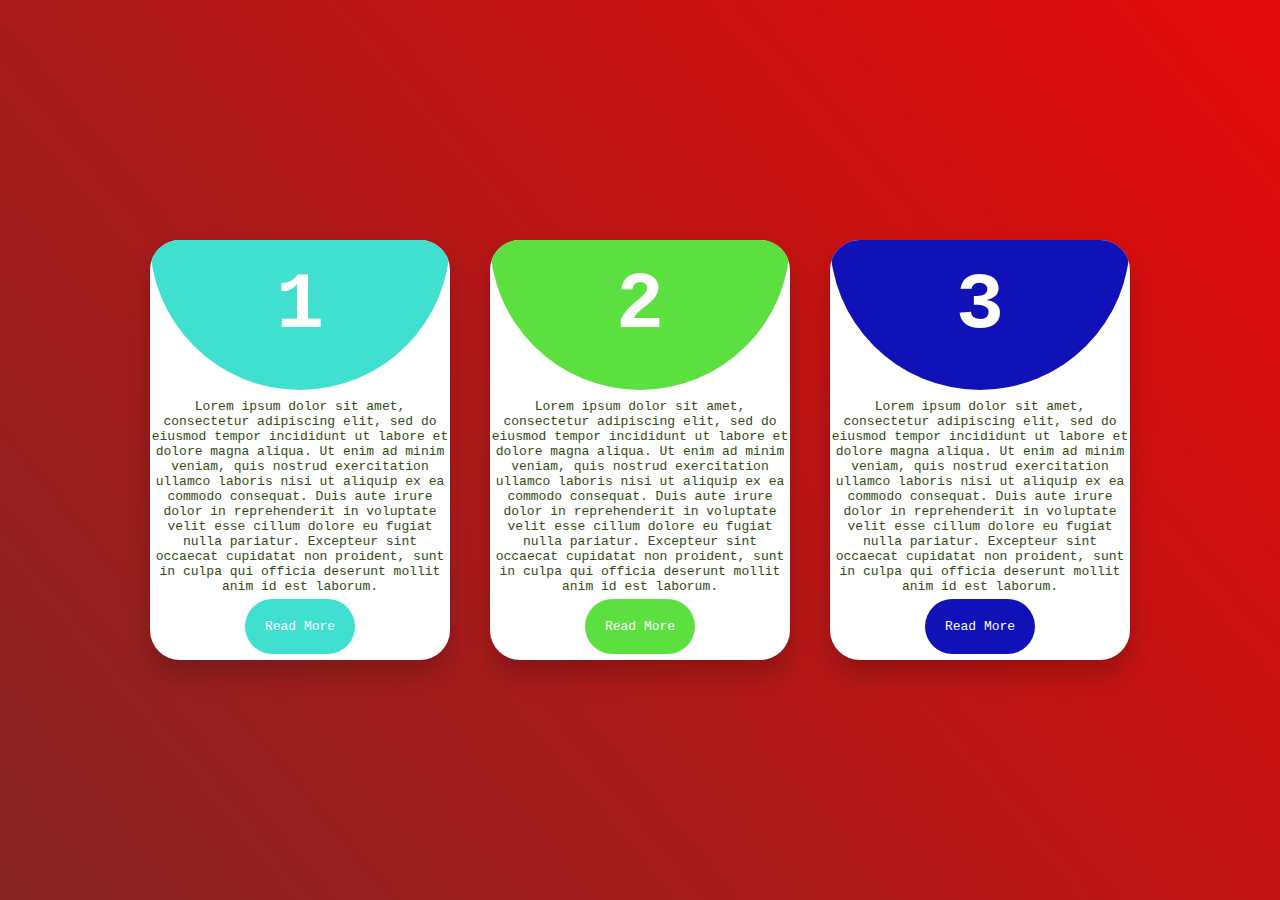
<file: colorful cards/index.html>
<html>



    <head>
    <link rel="stylesheet" href="style.css">
    </head>


    <body>

        <div class="container">
        <div class="card">
            <div class="circle">
                <h2>1</h2>
            </div>
            <div class="content">
                <p>
                    Lorem ipsum dolor sit amet, consectetur adipiscing elit, sed do eiusmod tempor incididunt ut labore et dolore magna aliqua. Ut enim ad minim veniam, quis nostrud exercitation ullamco laboris nisi ut aliquip ex ea commodo consequat. Duis aute irure dolor in reprehenderit in voluptate velit esse cillum dolore eu fugiat nulla pariatur. Excepteur sint occaecat cupidatat non proident, sunt in culpa qui officia deserunt mollit anim id est laborum.
                </p>
                <a href="#">Read More</a>
            </div>
        </div>

        <div class="card">
            <div class="circle">
                <h2>2</h2>
            </div>
            <div class="content">
                <p>
                    Lorem ipsum dolor sit amet, consectetur adipiscing elit, sed do eiusmod tempor incididunt ut labore et dolore magna aliqua. Ut enim ad minim veniam, quis nostrud exercitation ullamco laboris nisi ut aliquip ex ea commodo consequat. Duis aute irure dolor in reprehenderit in voluptate velit esse cillum dolore eu fugiat nulla pariatur. Excepteur sint occaecat cupidatat non proident, sunt in culpa qui officia deserunt mollit anim id est laborum.
                </p>
                <a href="#">Read More</a>
            </div>
        </div>


        <div class="card">
            <div class="circle">
                <h2>3</h2>
            </div>
            <div class="content">
                <p>
                    Lorem ipsum dolor sit amet, consectetur adipiscing elit, sed do eiusmod tempor incididunt ut labore et dolore magna aliqua. Ut enim ad minim veniam, quis nostrud exercitation ullamco laboris nisi ut aliquip ex ea commodo consequat. Duis aute irure dolor in reprehenderit in voluptate velit esse cillum dolore eu fugiat nulla pariatur. Excepteur sint occaecat cupidatat non proident, sunt in culpa qui officia deserunt mollit anim id est laborum.
                </p>
                <a href="#">Read More</a>
            </div>
        </div>

        </div>



    </body>








</html>
</file>
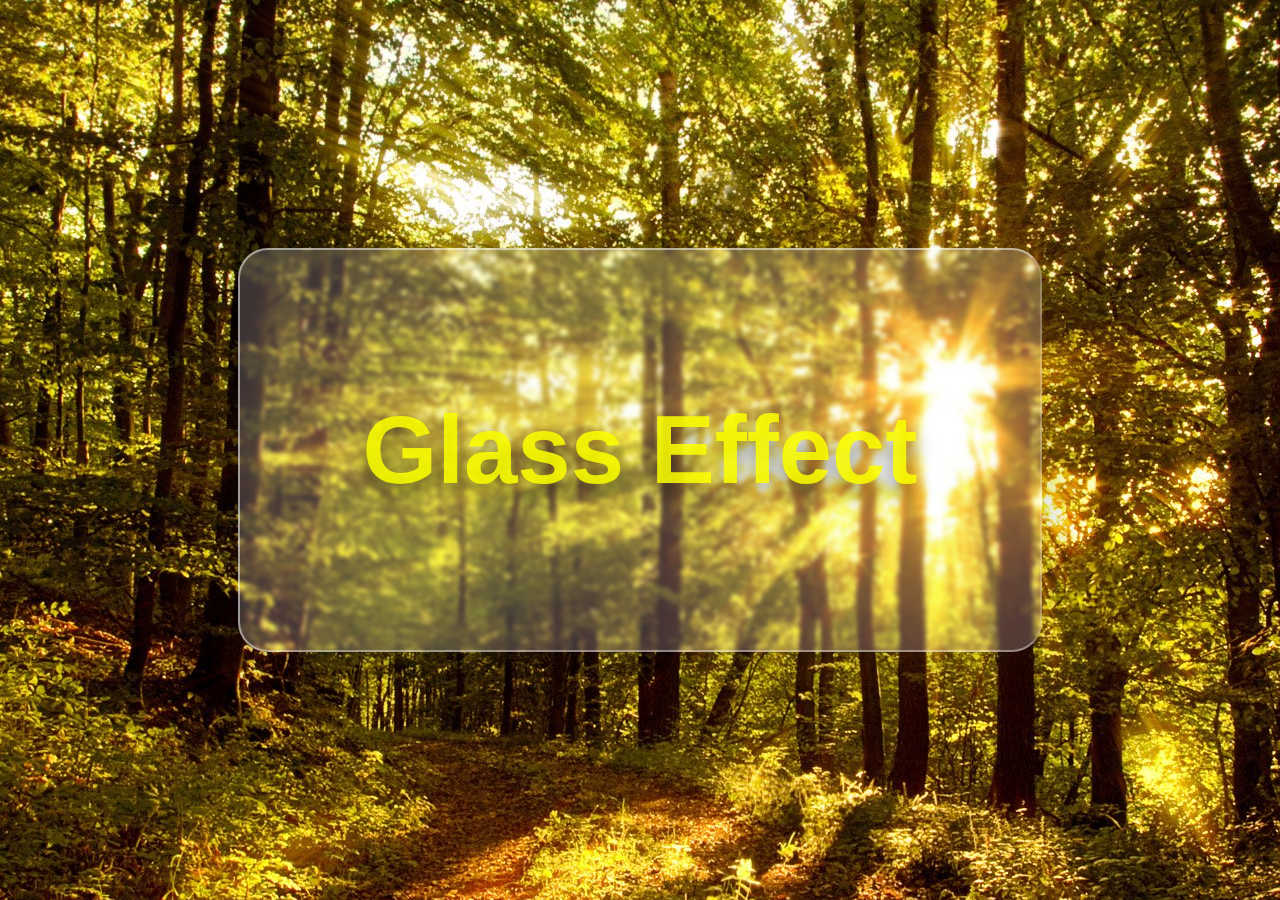
<file: Glass Effect/index.html>
<html>



    <head>

        <meata charset="UTF-8">
        <meta name="viewport" content="width-device=width, initial-scale=1">
        <title>Glass Effect</title>
        <link rel="stylesheet" href="style.css">
    </head>


    <div class="Glass">
        <h2>Glass Effect</h2>

    </div>


    <body>










    </body>








</html>
</file>
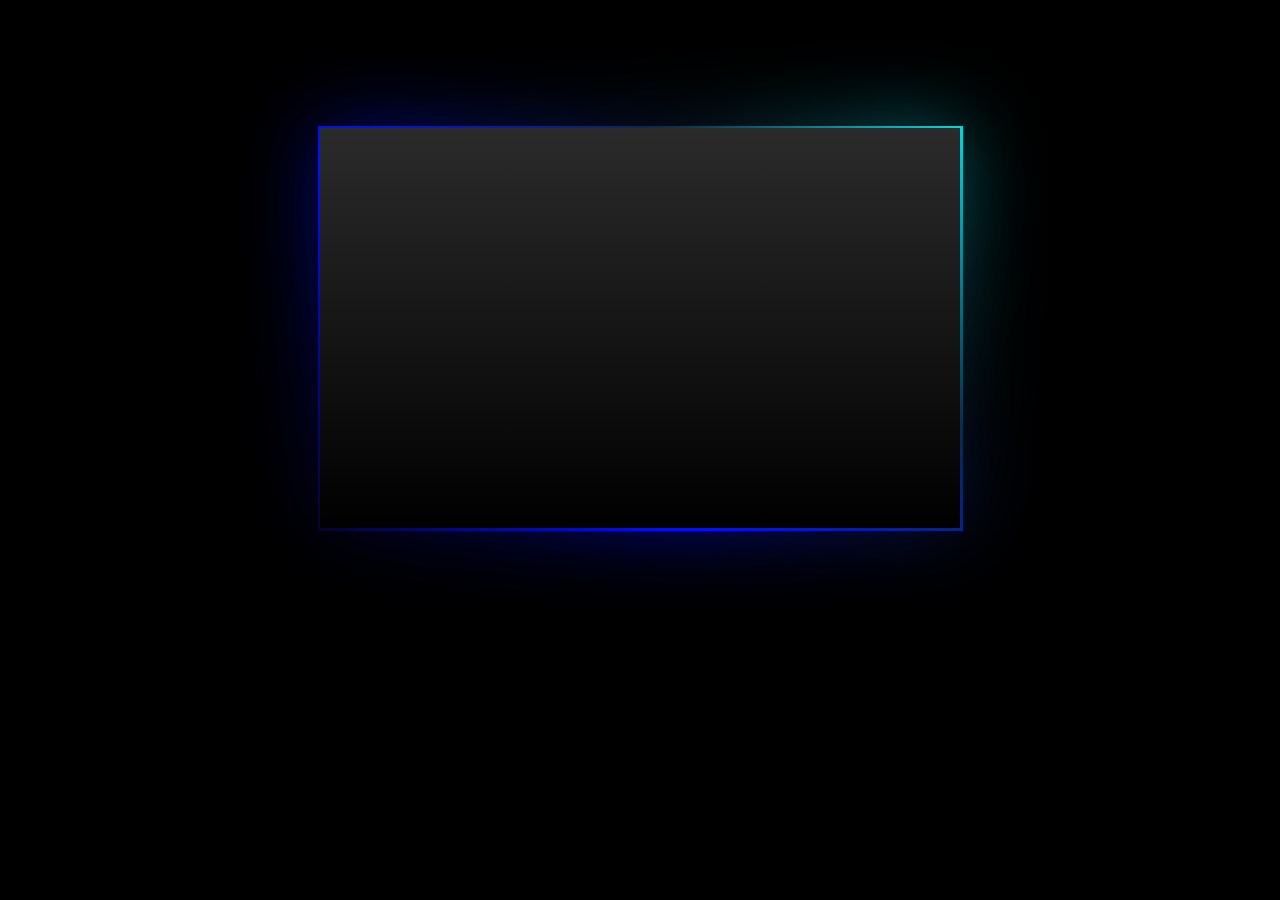
<file: Glowing Box/index.html>
<html lang="en">

<head>
    <meta charset="UTF-8">
    <meta name="viewport" content="width=device-width, initial-scale=1">
    <link rel="stylesheet" href="style.css">
    <title>Glowing Box</title>
</head>


    <body>
        <div class="box">
            <div class="glow">

            </div>

        </div>
    </body>















</html>
</file>
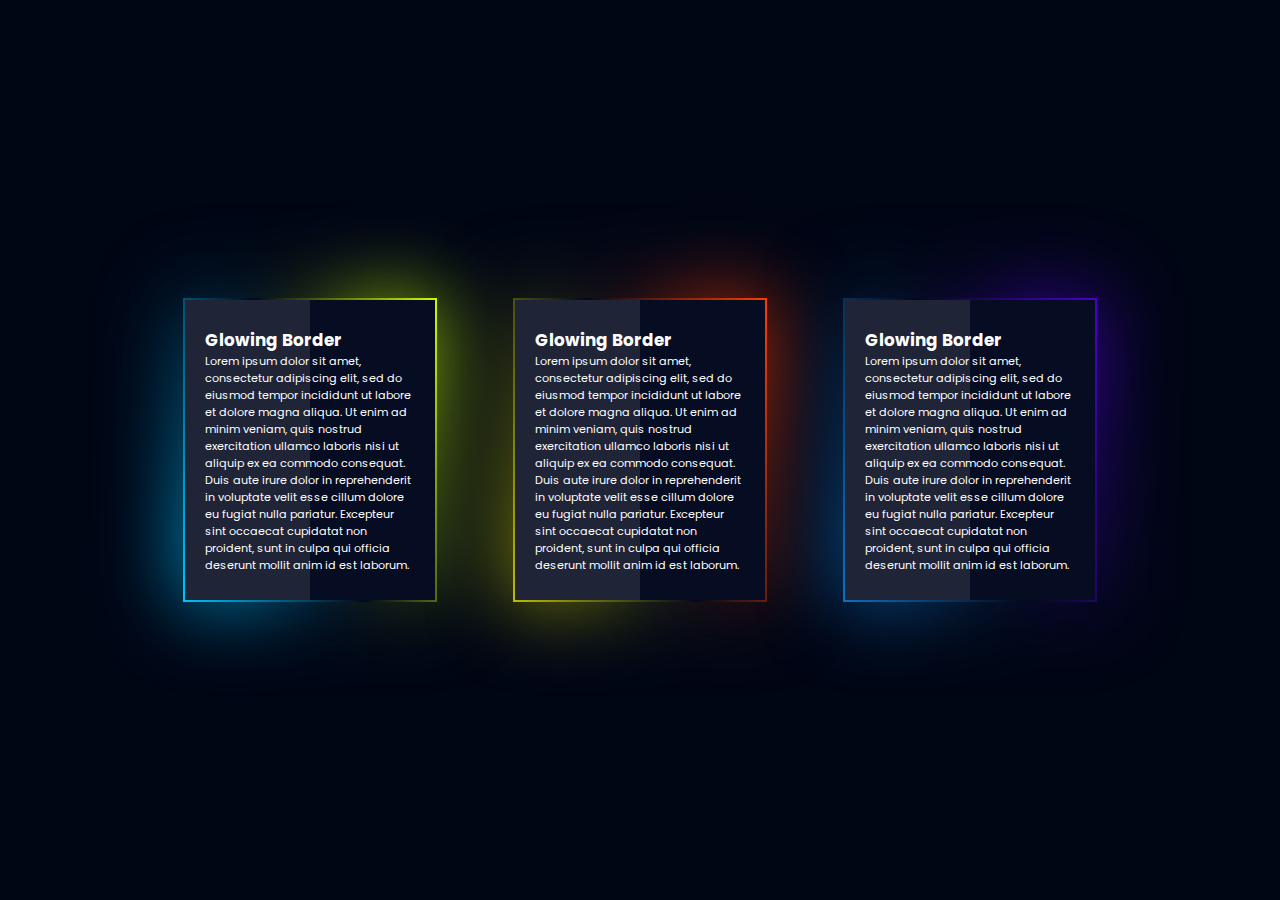
<file: Glowing Boxes/index.html>
<html>

    <head>
        <meta name="viewport" content="width=device-width, initial-scale=1">
        <title>Glowing Boxes</title>
        <link rel="stylesheet" type="text/css" href="style.css">
    </head>



    <body>
        <div class="box">
            <div class="glass"></div>
                <div class="content">
                    <h2>Glowing Border</h2>
                    <p>
                        Lorem ipsum dolor sit amet, consectetur adipiscing elit, sed do eiusmod tempor incididunt ut labore et dolore magna aliqua. Ut enim ad minim veniam, quis nostrud exercitation ullamco laboris nisi ut aliquip ex ea commodo consequat. Duis aute irure dolor in reprehenderit in voluptate velit esse cillum dolore eu fugiat nulla pariatur. Excepteur sint occaecat cupidatat non proident, sunt in culpa qui officia deserunt mollit anim id est laborum.
                    </p>
                </div>
        </div>


        <div class="box">
            <div class="glass"></div>
                <div class="content">
                    <h2>Glowing Border</h2>
                    <p>
                        Lorem ipsum dolor sit amet, consectetur adipiscing elit, sed do eiusmod tempor incididunt ut labore et dolore magna aliqua. Ut enim ad minim veniam, quis nostrud exercitation ullamco laboris nisi ut aliquip ex ea commodo consequat. Duis aute irure dolor in reprehenderit in voluptate velit esse cillum dolore eu fugiat nulla pariatur. Excepteur sint occaecat cupidatat non proident, sunt in culpa qui officia deserunt mollit anim id est laborum.
                    </p>
                </div>
        </div>




        <div class="box">
            <div class="glass"></div>
                <div class="content">
                    <h2>Glowing Border</h2>
                    <p>
                        Lorem ipsum dolor sit amet, consectetur adipiscing elit, sed do eiusmod tempor incididunt ut labore et dolore magna aliqua. Ut enim ad minim veniam, quis nostrud exercitation ullamco laboris nisi ut aliquip ex ea commodo consequat. Duis aute irure dolor in reprehenderit in voluptate velit esse cillum dolore eu fugiat nulla pariatur. Excepteur sint occaecat cupidatat non proident, sunt in culpa qui officia deserunt mollit anim id est laborum.
                    </p>
                </div>
        </div>

    </body>













</html>
</file>
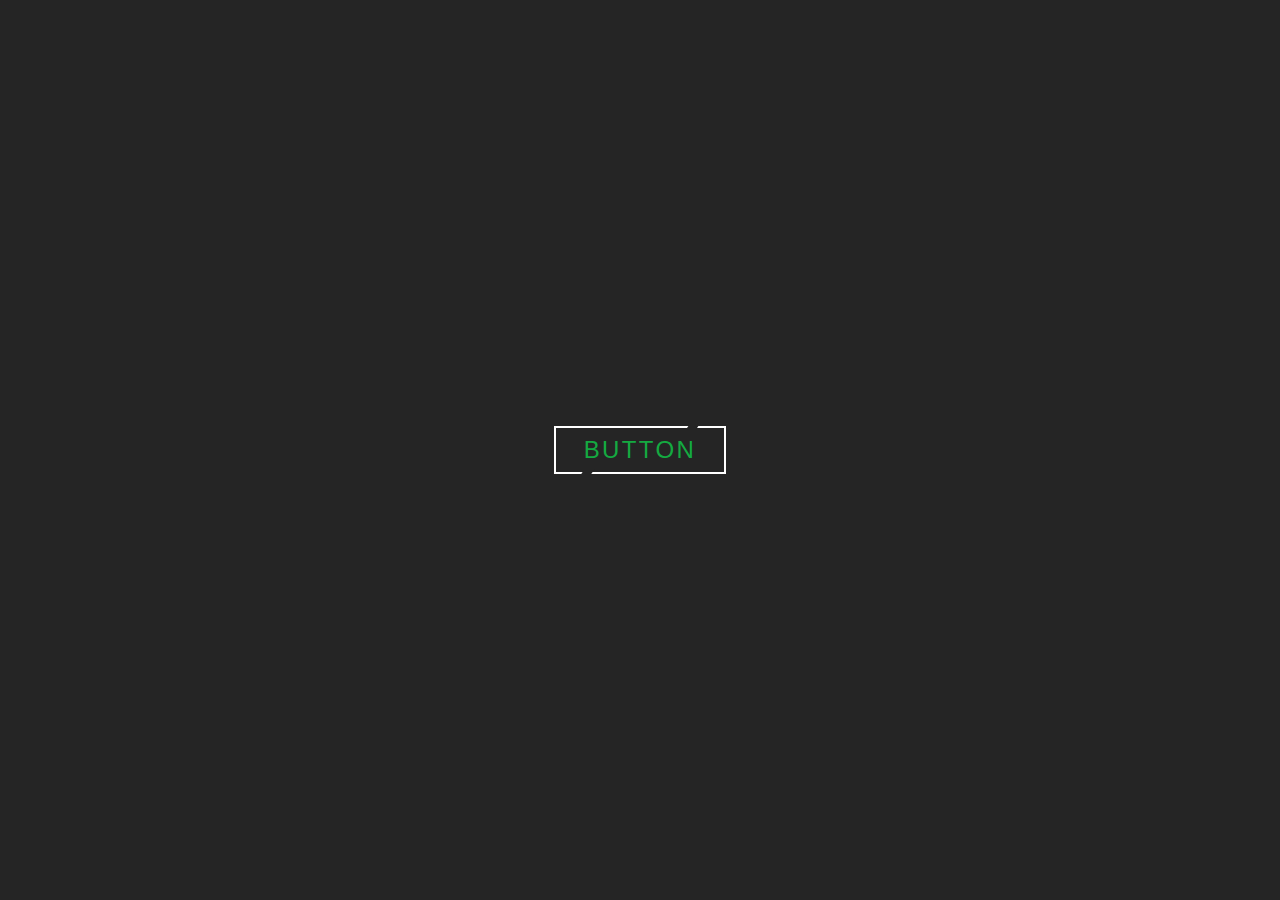
<file: hover effect button/index.html>
<html lang="en">
<head>
    <meta charset="UTF-8">
    <meta name="viewport" content="width=device-width, initial-scale=1">
    <link rel="stylesheet" href="style.css">
    <title>Glowing Button</title>
</head>







<body>
    
</body>


    <a href="#" style="--clr:#14aa41"><span>Button</span><i></i></a>




</html>
</file>
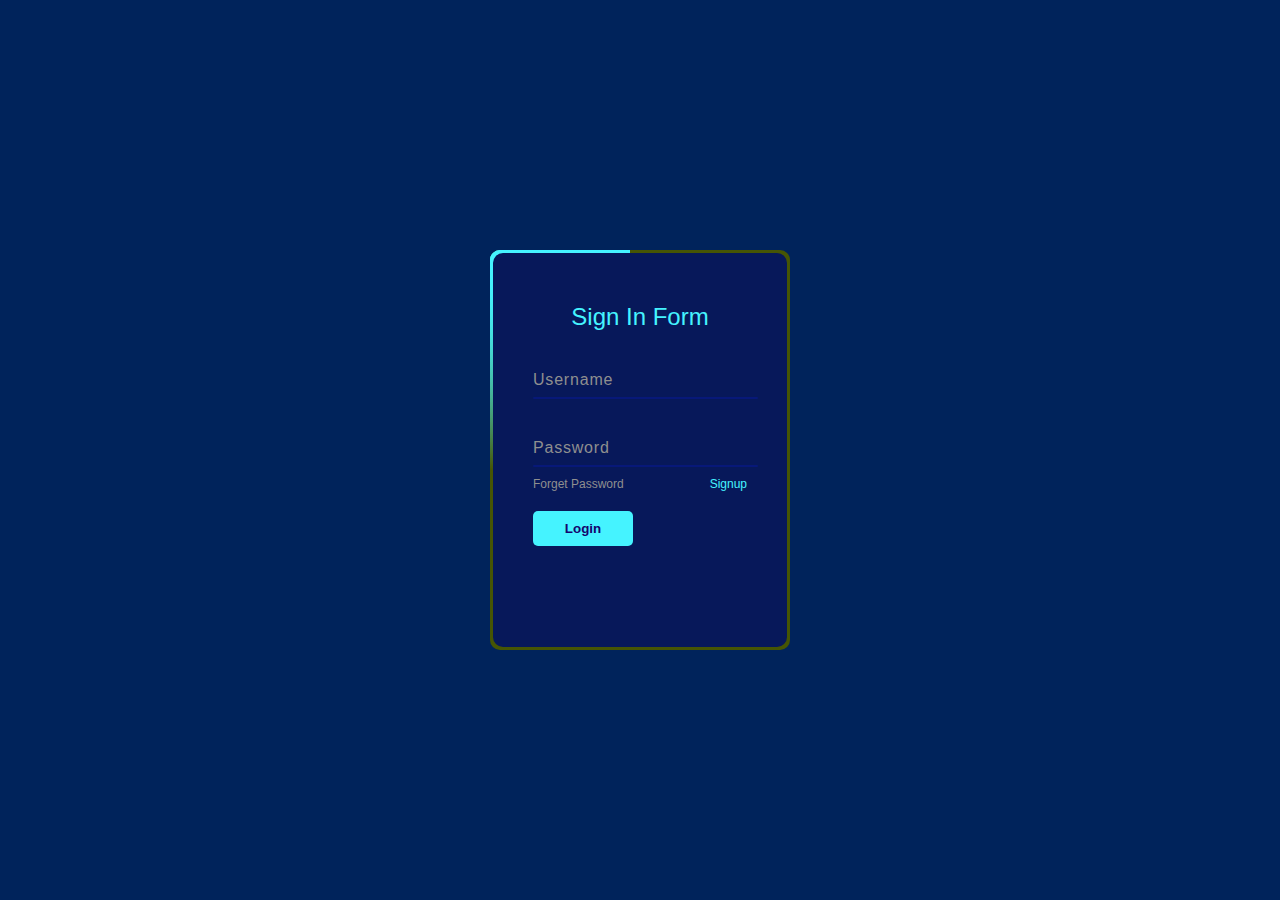
<file: login form with animation/index.html>
<!DOCTYPE html>
<html lang="en">
<head>
    <meta charset="UTF-8" />
    <meta name="viewport" content="width=device-width, initial-scale=1" />
     <link rel="stylesheet" href="./style.css" />
     <title>Login Form</title>

</head>


<body>
    
    <div class="box">
        <div class="form">
            <h2>Sign In Form</h2>
            <div class="inputBox">
                <input type="text" required>
                <span>Username</span>
                <i></i>
            </div>
            <div class="inputBox">
                <input type="password" required>
                <span>Password</span>
                <i></i>
            </div>
            <div class="links">
                <a href="#">Forget Password</a>
                <a href="#">Signup</a>
            </div>
            <input type="submit" value="Login">
        </div>
    </div>












</body>









</html>
</file>
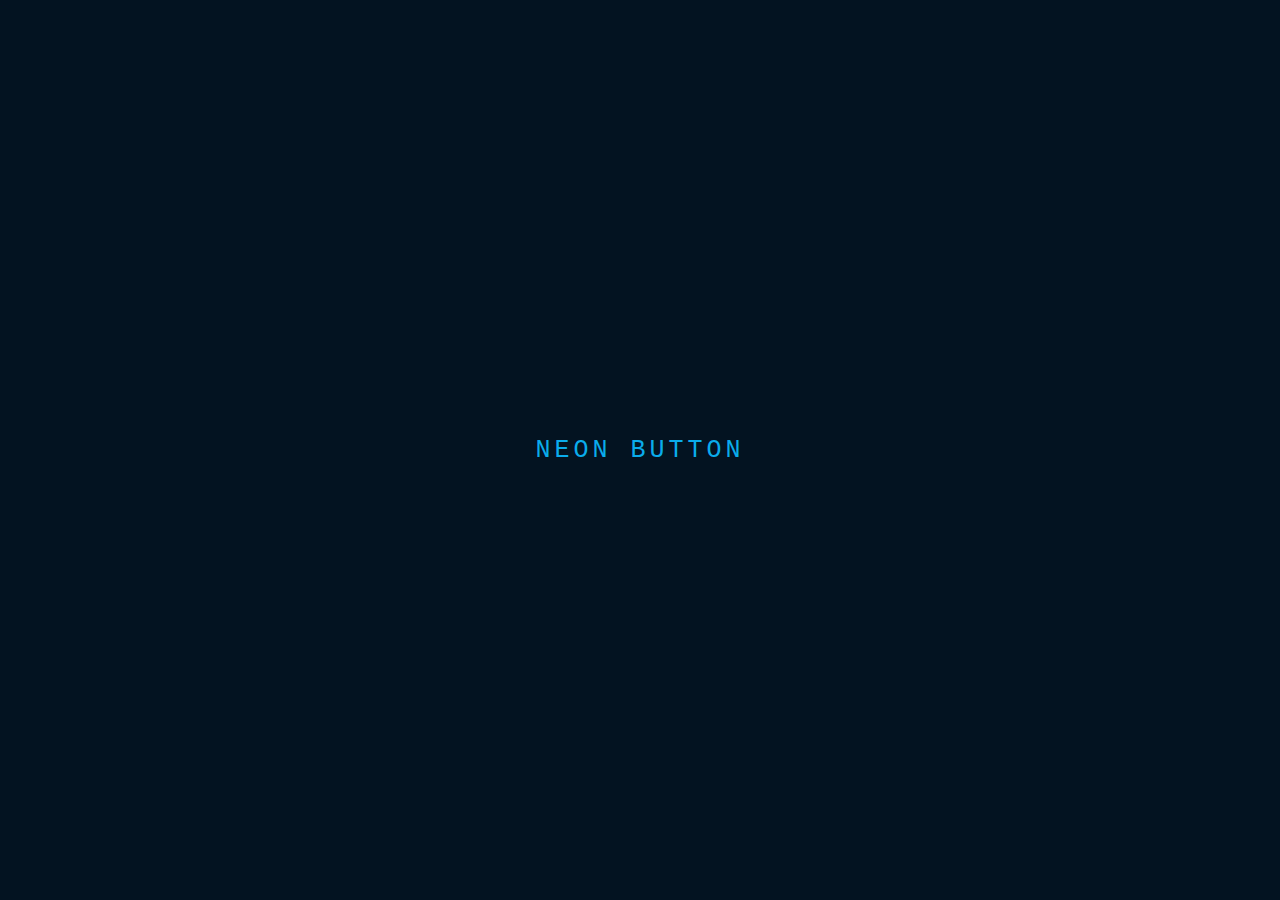
<file: Neon Button/index.html>
<html>

    <head>
        <title>Neon Light Button</title>

        <Link rel="stylesheet" type="text/css" href="style.css">

    </head>







    <body>

        <a href="#">
            <span></span>
            <span></span>
            <span></span>
            <span></span>
            Neon Button
        </a>



    </body>





</html>
</file>
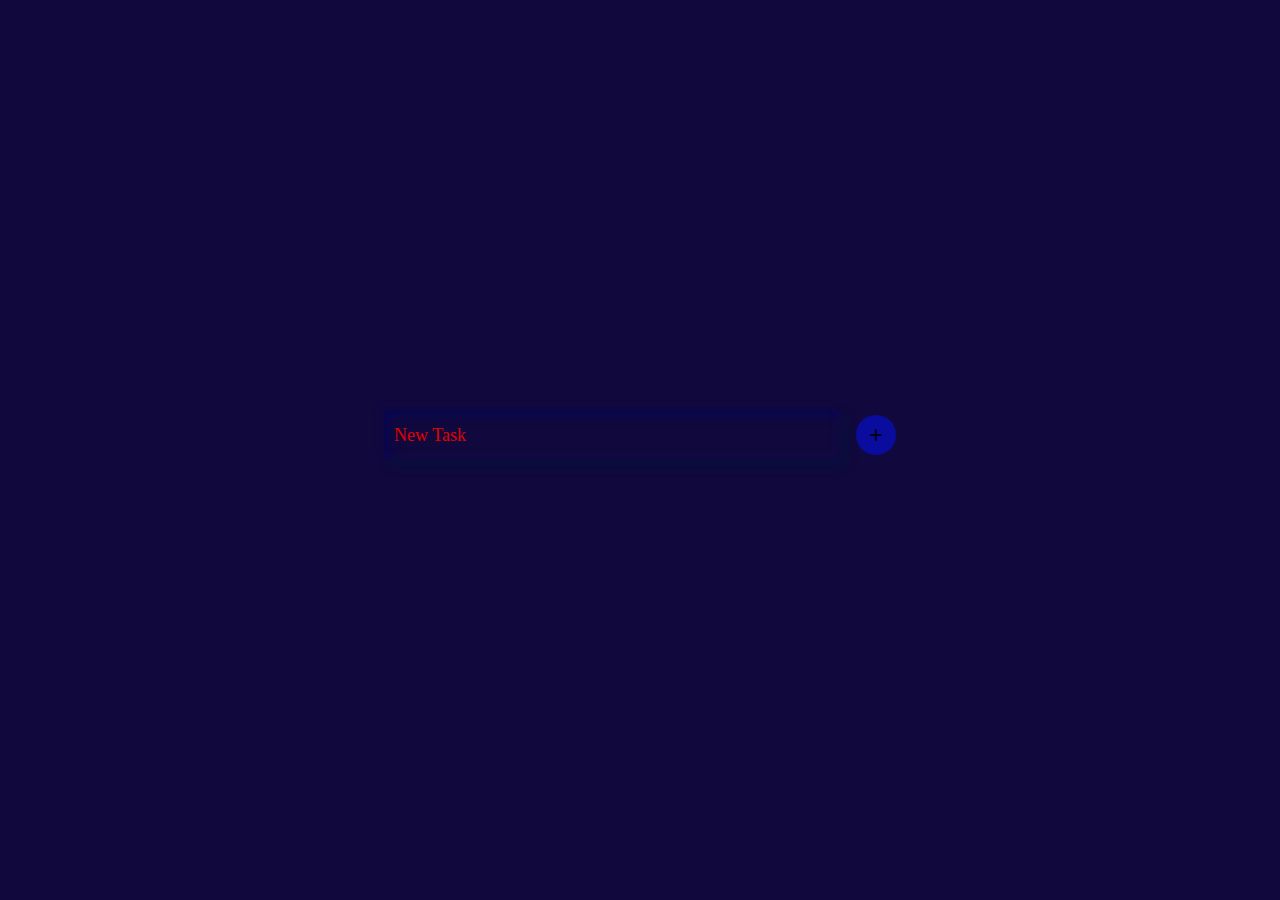
<file: todo-list/index.html>
<!DOCTYPE html>
<html>
<head>
    <meta charset="utf-8">
    <meta name="viewport" content="width=device-width, initial-scale=1, shrink-to-fit=no">
    <title>Todo List</title>
    <link rel="stylesheet" type="text/css" href="style.css">
    <link href="https://fonts.googleapis.com/icon?family=Material+Icons" rel="stylesheet">

    <script src="https://ajax.googleapis.com/ajax/libs/jquery/3.6.3/jquery.min.js"></script>
    
    <script>
        $(document).ready(function(){
            var count = 0;
            $(".add").click(function(){
                var inputVal = $(".inputTxt").val();
                if (inputVal != '') {
                    count ++;
                    $(".todo-list").append('<li><div class="list-materials"><input type="checkbox" id="checked-'+count+'"><label for="checked-'+count+'"></label><span>'+inputVal+'</span></div><span class="removed"><i class="material-icons">delete</i></span></li>');
                }
                $(".inputTxt").val('');
            });

            $(document).on('change', 'input[type="checkbox"]', function(){
                if($(this).is(':checked')) {
                    $(this).closest("li").children(".removed").addClass("active");
                } else {
                    $(this).closest("li").children(".removed").addClass("active");
                }
            });

            $(document).on('click', '.removed', function(){
                $(this).parent().remove();
            });
        });
    </script>

</head>

    <body>
        <div class="container">
            <div class="input">
                <input type="text" class="inputTxt" placeholder="New Task">
                <div class="add"><i class="material-icons">add</i></div>
            </div>
            <ul class="todo-list">
            </ul>
        </div>

    </body>

</html>
</file>
<file: colorful cards/style.css>
* {
    margin: 0;
    padding: 0;
    box-sizing: border-box;
    font-family: 'Courier New', Courier, monospace;
}

body {
    display: flex;
    justify-content: center;
    align-items: center;
    min-height: 100vh;
    background: linear-gradient(50deg, #862424, #e60a0a);
}

.container {
    background-attachment: fixed;
    position: relative;
    width: 1100px;
    padding: 20px;
    display: flex;
    justify-content: center;
    align-items: center;
    flex-wrap: wrap;
}

.container .card {
    position: relative;
    width: 300px;
    height: 420px;
    background-color: #fff;
    margin: 20px;
    border-radius: 30px;
    overflow: hidden;
    box-shadow: 0 15px 25px rgba(0, 0, 0, 0.2);
    transition: 2s;
}

.container .card .circle {
    position: relative;
    width: 100%;
    height: 100%;
    background: #000;
    clip-path: circle(150px at center 0);
    text-align: center;
}

.container .card .circle h2 {
    color: #fff;
    font-size: 5rem;
    padding: 20px 0;
}

.container .card .content {
    position: absolute;
    bottom: 1px;    
    padding-bottom: 50px;
    text-align: center;
    font-size: small;
}

.container .card .content p {
    color: #2f4b0f;
}

.container .card .content a {
    position: relative;
    top: 25px;
    display: inline;   
    padding: 20px 20px;
    background: #000;
    border-radius: 40px;
    text-decoration: none;
    margin-top: 10px;
    color: #fff;
}

.container .card:nth-child(1) .circle,
.container .card:nth-child(1) .content a {
    background: #40e0d0;
}

.container .card:nth-child(2) .circle,
.container .card:nth-child(2) .content a {
    background: #5be040;
    
}

.container .card:nth-child(3) .circle,
.container .card:nth-child(3) .content a {
    background: #1012b8;
}
.container .card:nth-child(1) .circle:hover,
.container .card:nth-child(1) .content a:hover {
    background: #10443f;
}
.container .card:nth-child(2) .circle:hover,
.container .card:nth-child(2) .content a:hover {
    background: #134209;
    
}

.container .card:nth-child(3) .circle:hover,
.container .card:nth-child(3) .content a:hover {
    background: #080950;
}
</file>
<file: Glass Effect/style.css>
* {
    margin: 0;
    padding: 0;
    font-family: 'Poppins', sans-serif;
}

body {
    display: flex;
    justify-content: center;
    align-items: center;
    min-height: 100vh;
    background: url('background.jpg') no-repeat;
    background-position: center;
}

h2 {
    font-size: 6em;
    color: rgba(251, 255, 0, 0.863);
    text-shadow: 0 10px 20px rgba(0, 0, 0, 0.5);
    pointer-events: none;
    width: 100%;
}

.Glass {
    display: flex;
    align-items: center;
    position: relative;
    width: 800px;
    height: 400px;
    margin: auto;
    text-align: center;
    background: rgba(255, 255, 255, 0.2);
    box-shadow: 0 25px 50px rgba(0, 0, 0, 0.2);
    border-radius: 30px;
    border: 2px solid rgba(255, 255, 255, 0.5);
    border-right: 2px solid rgba(255, 255, 255, 0.2);
    border-bottom: 2px solid rgba(255, 255, 255, 0.4);
    backdrop-filter: blur(2px);
}
</file>
<file: Glowing Box/style.css>
body {
    margin: 0px;
    padding: 0px;
    background-color: black;
}

.box {
    position: relative;
    margin: 10% auto 0;
    width: 50%;
    height: 400px;
    background: linear-gradient(0deg, black, rgb(44, 43, 43));
}

.glow::before, .glow::after {
    content: '';
    position: absolute;
    left: -2px;
    top: -2px;
    background: linear-gradient(45deg, #060424, #0011ff, 
    #0e2b46,#0fffff, #020449, #000000, 
    #1c0435, #1baed3, #099fff);
    background-size: 400%;
    width: calc(100% + 5px);
    height: calc(100% + 5px);
    z-index: -1;
    animation: animate 20s linear infinite;
}

@keyframes animate {
    0% {
        background-position: 0 0;
    }

    50% {
        background-position: 400%;
    }

    100% {
        background-position: 0 0;
    }
}

.glow::after {
    filter: blur(40px);
    opacity: 0.5;
}
</file>
<file: Glowing Boxes/style.css>
@import url('https://fonts.googleapis.com/css?family=Poppins:100,200,300,400,500,600,700,800,900');

* {
    margin: 0;
    padding: 0;
    box-sizing: border-box;
    font-family: 'Poppins', sans-serif;
}

body {
    display: flex;
    justify-content: center;
    align-items: center;
    min-height: 100vh;
    flex-wrap: wrap;
    background: #010615;
}

.box {
    position: relative;
    width: 250px;
    height: 300px;
    justify-content: center;
    display: flex;
    align-items: center;
    background: #060c21;
    margin: 40px;
}

.box:before {
    content: '';
    position: absolute;
    top: -2px;
    left: -2px;
    right: -2px;
    bottom: -2px;
    background: #ffffff;
    z-index: -1;
}


.box:after {
    content: '';
    position: absolute;
    top: -2px;
    left: -2px;
    right: -2px;
    bottom: -2px;
    background: #ffffff;
    z-index: -2;
    filter: blur(40px);
    animation-duration: 3s;
    animation-name: animate;
}

@keyframes animate {
    0% {
        transform: scale(1,1);
    }
    50% {
        transform: scale(1.5, 1.5);
    }
    100% {
        transform: scale(1, 1);
    }
}



.box:nth-child(1):before, 
.box:nth-child(1):after {
    background: linear-gradient(250deg, #c8ff00,
    #03091a, #00c3ff);
}


.box:nth-child(2):before,
.box:nth-child(2):after {
    background: linear-gradient(250deg, #ff3c00,
    #03091a, #babd01);
}


.box:nth-child(3):before,
.box:nth-child(3):after {
    background: linear-gradient(250deg, #4a00c9,
    #03091a, #0e70c0);
}








.box .glass {
    position: absolute;
    top: 0;
    left: 0;
    width: 50%;
    height: 100%;
    display: block;
    background: rgba(255,255,255,0.1);
    pointer-events: none;

}





.box .content {
    padding: 20px;
    color: #ffffff;
    font-size: 70%;
}
</file>
<file: hover effect button/style.css>
* {
    margin: 0px;
    padding: 0px;
    font-family: sans-serif;
}

body {
    display: flex;
    justify-content: center;
    align-items: center;
    min-height: 100vh;
    background: #252525;
    -ms-overflow-x: hidden;
    overflow-x: hidden;
}

::selection {
    background: #10b118;
    color: #fff;
}

a {
    position: relative;
    background: #fff;
    color: #14aa41;
    text-decoration: none;
    text-transform: uppercase;
    font-size: 1.5em;
    letter-spacing: 0.1em;
    font-weight: 400;
    padding: 10px 30px;
    transition: 0.5s;
}

a:hover {
    background: var(--clr);
    color: var(--clr);
    letter-spacing: 0.25em;
    box-shadow: 0 0 35px var(--clr);
}

a::before {
    content: '';
    position: absolute;
    inset: 2px;
    background: #252525;
}

a span {
    position: relative;
    z-index: 1;
}

a i {
    position: absolute;
    inset: 0px;
    display: block;
}

a i::before {
    content: '';
    position: absolute;
    top: 0;
    left: 80%;
    width: 10px;
    height: 4px;
    background: #252525;
    transform: translateX(-50%) skewX(325deg);
    transition: 0.5s;
}

a:hover i::before {
    width: 20px;
    left: 20%;
}

a i::after {
    content: '';
    position: absolute;
    bottom: 0;
    left: 20%;
    width: 10px;
    height: 5px;
    background: #252525;
    transform: translateX(-50%) skewX(325deg);
    transition: 0.5s;
}

a:hover i::after {
    width: 20px;
    left: 80%;
}
</file>
<file: login form with animation/style.css>
* {
    margin: 0px;
    padding: 0px;
    box-sizing: border-box;
    font-family: Arial, Helvetica, sans-serif;
}

body {
    display: flex;
    justify-content: center;
    align-items: center;
    min-height: 100vh;
    background: #00235b;
}

.box {
    position: relative;
    width: 300px;
    height: 400px;
    background: #465504;
    border-radius: 10px;
    overflow: hidden;
}

.box::before {
    content: '';
    position: absolute;
    top: -50%;
    left: -80%;
    width: 380px;
    height: 420px;
    background: linear-gradient(0deg, transparent, #45f3ff, #45f3ff);
    transform-origin: bottom left;
    animation: anim1 5s linear infinite;
}

.box::after {
    content: '';
    position: absolute;
    top: -50%;
    left: -80%;
    width: 380px;
    height: 420px;
    background: linear-gradient(0deg, transparent, #45f3ff, #45f3ff);
    transform-origin: bottom right;
    animation: anim1 5s linear infinite;
    animation-delay: -4s;
}

@keyframes anim1 {
    0% {
        transform: rotate(0deg);
    }
    100% {
        transform: rotate(360deg);
    }
}

.form {
    position: absolute;
    inset: 3px;
    border-radius: 10px;
    background: #07185a;
    z-index: 10;
    padding: 50px 40px;
    display: flex;
    flex-direction: column;
}

.form h2 {
    color: #45f3ff;
    font-weight: 500;
    text-align: center;
}

.inputBox {
    position: relative;
    width: 300px;
    margin-top: 20px;
}

.inputBox input {
    position: relative;
    width: 100%;
    padding: 20px 10px 10px;
    background: transparent;
    border: none;
    outline: none;
    color: #fff;
    font-size: 1em;
    letter-spacing: 0.05em;
    z-index: 10;
}

.inputBox span {
    position: absolute;
    left: 0;
    padding: 20px 0px 10px;
    font-size: 1em;
    color: #8f8f8f;
    pointer-events: none;
    letter-spacing: 0.05em;
    transition: 0.5s;
}

.inputBox input:valid ~ span, .inputBox:focus ~ span {
    color: #18dbe2;
    transform: translateX(0px) translateY(-34px);
    font-size: 0.75em;
}

.inputBox i {
    position: absolute;
    left: 0;
    bottom: 0;
    width: 75%;
    height: 2px;
    background: #071879;
    border-radius: 4px;
    transition: 1s;
    pointer-events: none;
}

.inputBox input:valid ~ i, .inputBox:focus ~ i {
    height: 30px;
}

.links {
    display: flex;
    justify-content: space-between;
}

.links a {
    margin: 10px 0;
    font-size: 0.75em;
    color: #8f8f8f;
    text-decoration: none;
}

.links a:hover, .links a:nth-child(2) {
    color: #45f3ff;
}

input[type="submit"] {
    border: none;
    outline: none;
    background: #45f3ff;
    color: #14046d;
    padding: 10px 25px;
    width: 100px;
    margin-top: 10px;
    border-radius: 5px;
    font-weight: 600;
    cursor: pointer;
}

input[type="submit"]:active {
    opacity: 0.8;
}
</file>
<file: Neon Button/style.css>
body {
    margin: 0;
    padding: 0;
    display: flex;
    justify-content: center;
    align-items: center;
    min-height: 100vh;
    background: #031321;
    font-family: 'Courier New', Courier, monospace;
}

a {
    position: relative;
    display: inline-block;
    padding: 15px 30px 15px 30px;
    color: #0aacec;
    text-transform: uppercase;
    letter-spacing: 4px;
    text-decoration: none;
    font-size: 25px;
    overflow: hidden;
    transition: 02s;
}

a:hover {
    color: #255784;
    background: #0441e9;
    box-shadow: 0 0 10px #0441e9, 0 0 40px #0441e9, 0 0 80px #0441e9;
    transition-delay: 1s;
}

a span {
    position: absolute;
    display: block;
}

a span:nth-child(1) {
    top: 0;
    left: -100%;
    width: 100%;
    height: 2px;
    background: linear-gradient(90deg, transparent, #0441e9);
}

a:hover span:nth-child(1) {
    left: 100%;
    transition: 1s;
}


a span:nth-child(3) {
    bottom: 0;
    right: -100%;
    width: 100%;
    height: 2px;
    background: linear-gradient(270deg, transparent, #0441e9);
}

a:hover span:nth-child(3) {
    right: 100%;
    transition: 1s;
    transition-delay: 0.5s;
}


a span:nth-child(2) {
    top: -100%;
    right: 0;
    width: 2px;
    height: 100%;
    background: linear-gradient(180deg, transparent, #0441e9);
}

a:hover span:nth-child(2) {
    top: 100%;
    transition: 1s;
    transition-delay: 0.25s;
}


a span:nth-child(4) {
    bottom: -100%;
    left: 0;
    width: 2px;
    height: 100%;
    background: linear-gradient(360deg, transparent, #0441e9);
}

a:hover span:nth-child(4) {
    bottom: 100%;
    transition: 1s;
    transition-delay: 0.75s;
}
</file>
<file: todo-list/style.css>
* {
    padding: 0px;
    margin: 0px;
    box-sizing: border-box;
    font-family: 'Poppins';
}

body {
    display: flex;
    align-items: center;
    justify-content: center;
    height: 100vh;
    background: #11093d;
}

.container {
    width: 40%;
}

.input {
    display: flex;
    justify-content: space-between;
    margin-bottom: 30px;
    align-items: center;
}

.input .inputTxt {
    background: transparent;
    border: none;
    height: 50px;
    border-radius: 5px;
    width: 90%;
    padding: 0px 10px;
    font-size: 18px;
    color: #e20000;
    box-shadow: -6px -6px 10px rgba(9, 42, 226, 0.03),
                6px 6px 10px rgba(6, 16, 61, 0.8),
                inset -6px -6px 10px rgba(30, 61, 161, 0.05),
                inset 6px 6px 10px rgba(7, 5, 85, 0.8);
}

.input .inputTxt:focus {
    outline: none;
}

.input .inputTxt::placeholder {
    color: #e20000;
}

.add .material-icons {
    background: #0a0c9e;
    width: 40px;
    height: 40px;
    display: flex;
    align-items: center;
    justify-content: center;
    color: #000;
    border-radius: 50%;
    margin-left: 15px;
    cursor: pointer;
    font-size: 20px;
}

.todo-list li {
    display: flex;
    align-items: center;
    justify-content: space-between;
    padding: 15px;
    color: #e20000;
    background: #04174d;
    border-radius: 5px;
    overflow: hidden;
    margin-top: 15px;
    box-shadow: 0px 5px 10px rgb(0, 0, 0, 0.55);
}

.list-materials input {
    display: none;
    cursor: pointer;
}

.list-materials label {
    position: relative;
    cursor: pointer;
}

.list-materials label:before {
    content: '';
    padding: 10px;
    display: inline-block;
    position: relative;
    margin-right: 5px;
    vertical-align: middle;
    background: #412d46;
    border-radius: 5px;
}

.list-materials input:checked + label:before {
    background: #ffc800;
}

.list-materials input:checked + label:after {
    content: '';
    position: absolute;
    display: inline-block;
    top: 4px;
    left: 8px;
    width: 5px;
    height: 12px;
    border: solid #221525;
    border-width: 0px 2px 2px 0px;
    transform: rotate(45deg);    
}

.removed {
    color: #ff0047;
    cursor: pointer;
    line-height: 1;
    transform: translateY(48px);
    transition: 1s;
}

.removed.active {
    transform: translateY(0px);
    transition: 1s;

}
</file>
